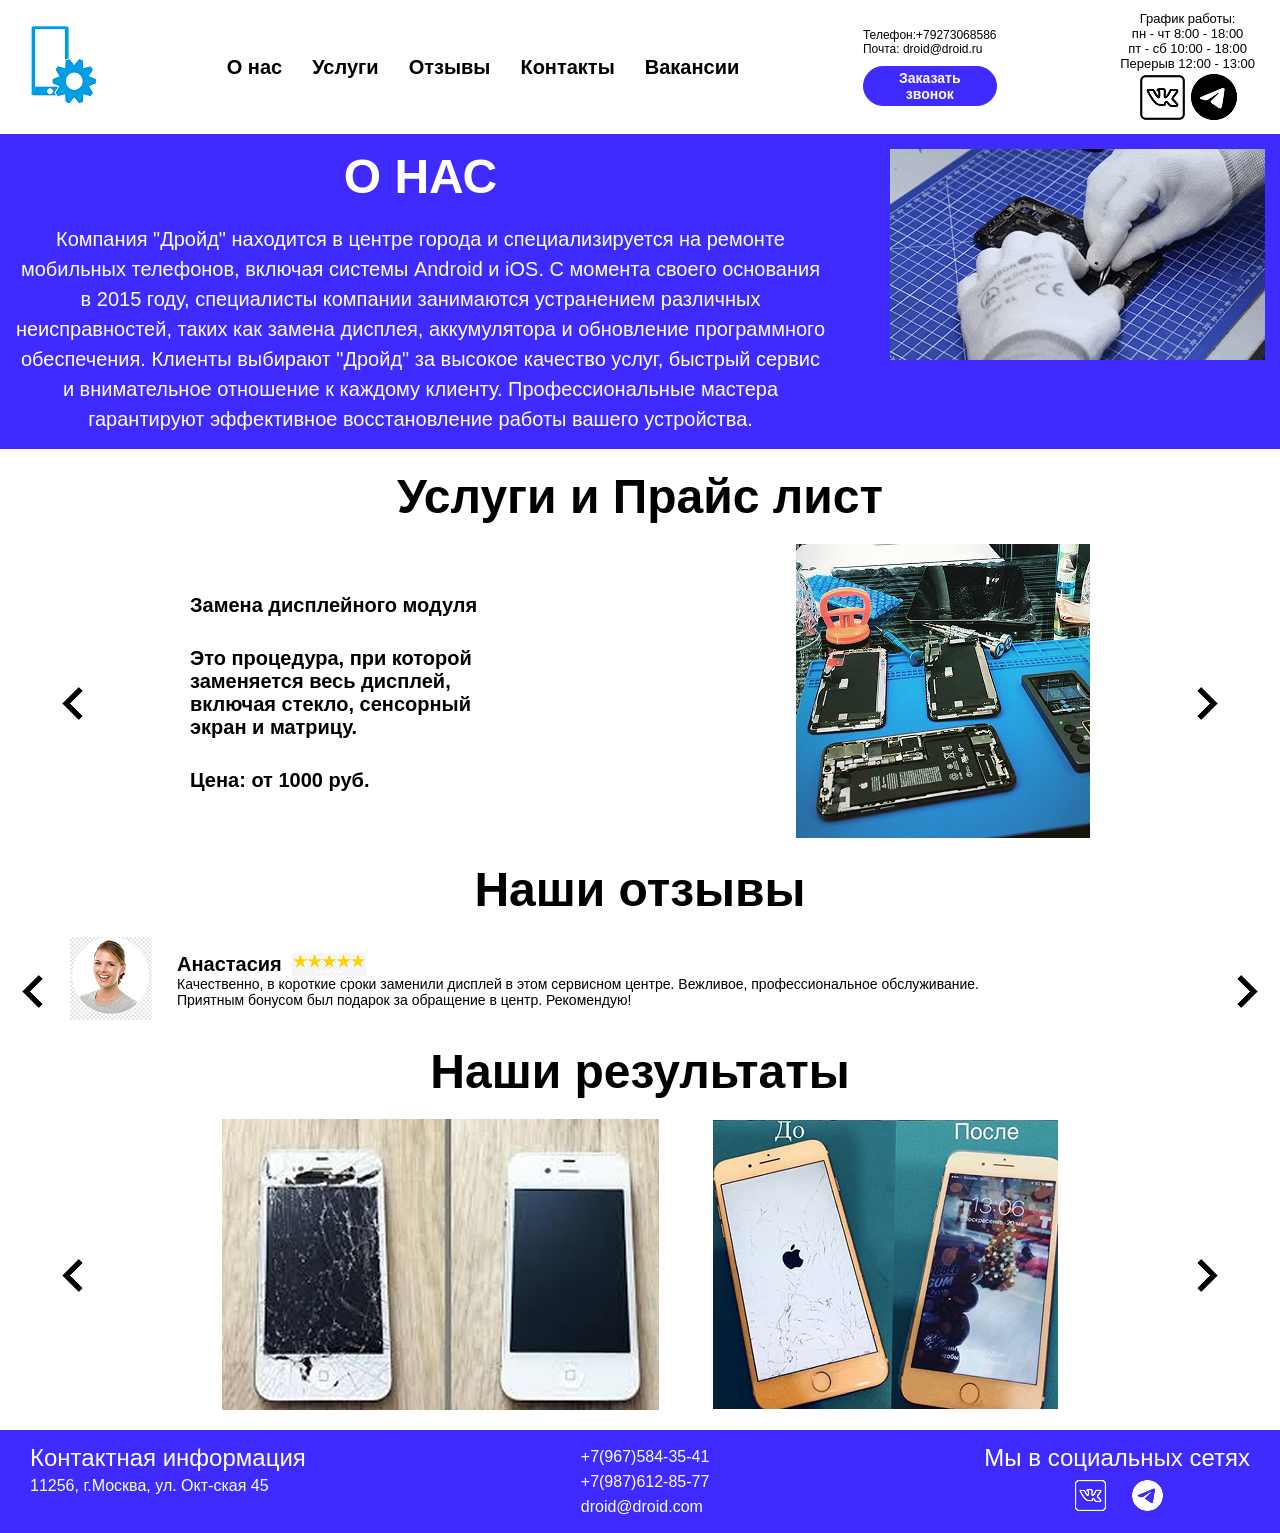
<file: index.html>
<!DOCTYPE html>
<html lang="en">

<head>
    <meta charset="UTF-8">
    <meta name="viewport" content="width=device-width, initial-scale=1.0">
    <title>Droid</title>

    <!-- Подключение css -->
    <link rel="stylesheet" href="css/style.css">
</head>

<body>
    <header>
        <nav>
            <div class="logo">
                <img src="./images/logo.png" alt="logo">
            </div>
            <div class="menu">
                <ul class="menu-list">
                    <li class="menu-items">О нас</li>
                    <li class="menu-items">Услуги</li>
                    <li class="menu-items">Отзывы</li>
                    <li class="menu-items">Контакты</li>
                    <li class="menu-items">Вакансии</li>
                </ul>
            </div>
            <div class="contact-info">
                <span>
                    Телефон:+79273068586 <br>
                    Почта: droid@droid.ru
                </span>
                <button>Заказать <br> звонок</button>
            </div>
            <div class="schedule">
                <span>
                    График работы: <br>
                    пн - чт 8:00 - 18:00 <br>
                    пт - сб 10:00 - 18:00 <br>
                    Перерыв 12:00 - 13:00
                </span>
                <div class="schedule-social-media">
                    <img src="./images/vk-com.png" alt="vk-com">
                    <img src="./images/nav-telegram.png" alt="nav-telegram">
                </div>
            </div>
        </nav>
    </header>
    <main>
        <!-- Блок о нас -->
        <section class="about">
            <div class="about-info">
                <h2 class="about-title">О НАС</h2>
                <p class="about-description">
                    Компания "Дройд" находится в центре города и специализируется на ремонте мобильных телефонов,
                    включая системы Android и iOS. С момента своего основания в 2015 году, специалисты компании
                    занимаются устранением различных неисправностей, таких как замена дисплея, аккумулятора и обновление
                    программного обеспечения. Клиенты выбирают "Дройд" за высокое качество услуг, быстрый сервис и
                    внимательное отношение к каждому клиенту. Профессиональные мастера гарантируют эффективное
                    восстановление работы вашего устройства.
                </p>
            </div>
            <div class="about-image">
                <img height="211" width="375" src="./images/about-image.png" alt="about-image">
            </div>
        </section>

        <!-- Блок Услуги и Прайс лист -->
        <section class="services-price-list">
            <div class="container">
                <h2 class="section-title">Услуги и Прайс лист</h2>
                <div class="slideshow-container">
                    <div class="mySlides fade">
                        <div class="services-price-list-item">
                            <div class="services-price-list-content">
                                <h4>Замена дисплейного модуля</h4>
                                <h4>Это процедура, при которой <br> заменяется весь дисплей, <br> включая стекло,
                                    сенсорный <br>
                                    экран и матрицу.</h4>
                                <h4>Цена: от 1000 руб.</h4>
                            </div>
                            <div class="services-price-list-image">
                                <img height="294" src="./images/service-img-1.png" alt="service-img-1">
                            </div>
                        </div>
                    </div>
                    <div class="mySlides fade">
                        <div class="services-price-list-item">
                            <div class="services-price-list-content">
                                <h4>Обновление программного обеспечения</h4>
                                <h4>
                                    Процесс внедрения новых <br>
                                    функций, улучшений, <br>
                                    исправлений ошибок для <br>
                                    повышения его <br>
                                    функциональности и <br>
                                    производительности.
                                </h4>
                                <h4>Цена: от 600 руб.</h4>
                            </div>
                            <div class="services-price-list-image">
                                <img height="294" src="./images/service-img-2.png" alt="service-img-2">
                            </div>
                        </div>
                    </div>
                    <div class="mySlides fade">
                        <div class="services-price-list-item">
                            <div class="services-price-list-content">
                                <h4>Чистка от коррозии после <br> попадания жидкости</h4>
                                <h4>Это процедура, которая <br>
                                    выполняется с целью <br>
                                    предотвращения и <br>
                                    устранения коррозии, <br>
                                    вызванной воздействием <br>
                                    влаги или влажной среды на <br>
                                    компоненты устройства.
                                </h4>
                                <h4>Цена: от 700 руб.</h4>
                            </div>
                            <div class="services-price-list-image">
                                <img height="294" src="./images/service-img-3.png" alt="service-img-3">
                            </div>
                        </div>
                    </div>

                    <a class="prev" onclick="priceListSlider(-1)"><img src="./images/prev.png" alt="prev"></a>
                    <a class="next" onclick="priceListSlider(1)"><img src="./images/next.png" alt="next"></a>
                </div>
            </div>
        </section>

        <!-- Блок Наши отзывы -->
        <section class="review">
            <h2 class="section-title">Наши отзывы</h2>
            <div class="slideshow-container">
                <div class="reviewSlides fade">
                    <div class="review-item">
                        <div class="review-item-image">
                            <img width="82" height="83" src="./images/review-img-1.png" alt="review-img-1">
                        </div>
                        <div class="review-info">
                            <h5 class="review-info-title">
                                Анастасия
                                <img src="./images/review-img-rating.png" alt="review-img-rating">
                            </h5>
                            <p class="review-info-description">
                                Качественно, в короткие сроки заменили дисплей в этом сервисном центре. Вежливое,
                                профессиональное обслуживание. <br> Приятным бонусом был подарок за обращение в центр.
                                Рекомендую!
                            </p>
                        </div>
                    </div>
                </div>
                <div class="reviewSlides fade">
                    <div class="review-item">
                        <div class="review-item-image">
                            <img height="83" src="./images/review-img-2.png" alt="review-img-2">
                        </div>
                        <div class="review-info">
                            <h5 class="review-info-title">
                                Вячеслав
                                <img src="./images/review-img-rating.png" alt="review-img-rating">
                            </h5>
                            <p class="review-info-description">
                                Сдал на ремонт свой айфон. Он перестал включатся. Я уже начал переживать. Ведь мне
                                понадобилось <br>
                                высококвалифицированный специалист, который делает ремонт aйфонов. Ребята сделали все
                                просто шикарно. Молодцы!
                            </p>
                        </div>
                    </div>
                </div>
                <div class="reviewSlides fade">
                    <div class="review-item">
                        <div class="review-item-image">
                            <img height="83" src="./images/review-img-3.png" alt="review-img-3">
                        </div>
                        <div class="review-info">
                            <h5 class="review-info-title">
                                Константин
                                <img src="./images/review-img-rating.png" alt="review-img-rating">
                            </h5>
                            <p class="review-info-description">
                                Отлично место для ремонта и обслуживания телефонов. Специалист Марсель обо всем
                                интересно и грамотно <br>
                                рассказывает. Уже приходил сюда 3 раза.
                            </p>
                        </div>
                    </div>
                </div>

                <a class="prev" onclick="reviewSlider(-1)"><img src="./images/prev.png" alt="prev"></a>
                <a class="next" onclick="reviewSlider(1)"><img src="./images/next.png" alt="next"></a>
            </div>

        </section>

        <!-- Блок Наши результаты -->
        <section class="results">
            <div class="container">
                <h2 class="section-title">Наши результаты</h2>
                <div class="slideshow-container">
                    <div class="resultSliders fade">
                        <div class="results-items">
                            <img src="./images/result-img-1.png" alt="result-img-1">
                            <img src="./images/result-img-2.png" alt="result-img-2">
                        </div>
                    </div>
                    <div class="resultSliders fade">
                        <div class="results-items">
                            <img src="./images/result-img-3.png" alt="result-img-3">
                            <img src="./images/result-img-4.png" alt="result-img-4">
                        </div>
                    </div>

                    <a class="prev" onclick="resultsSlider(-1)"><img src="./images/prev.png" alt="prev"></a>
                    <a class="next" onclick="resultsSlider(1)"><img src="./images/next.png" alt="next"></a>
                </div>
            </div>
        </section>
    </main>

    <!-- Блок Подвал -->
    <footer>
        <div class="footer-list">
            <div class="contact">
                <h4>Контактная информация</h4>
                <h5>11256, г.Москва, ул. Окт-ская 45</h5>
            </div>
            <div class="phone-number">
                <h5>+7(967)584-35-41</h5>
                <h5>+7(987)612-85-77</h5>
                <h5>droid@droid.com</h5>
            </div>
            <div class="social-media">
                <h4>Мы в социальных сетях</h4>
                <div class="social-media-list">
                    <img src="./images/vk.png" alt="vk">
                    <img src="./images/telegram.png" alt="telegram">
                </div>
            </div>
        </div>
    </footer>


    <script src="./js/app.js"></script>
</body>
</html>
</file>
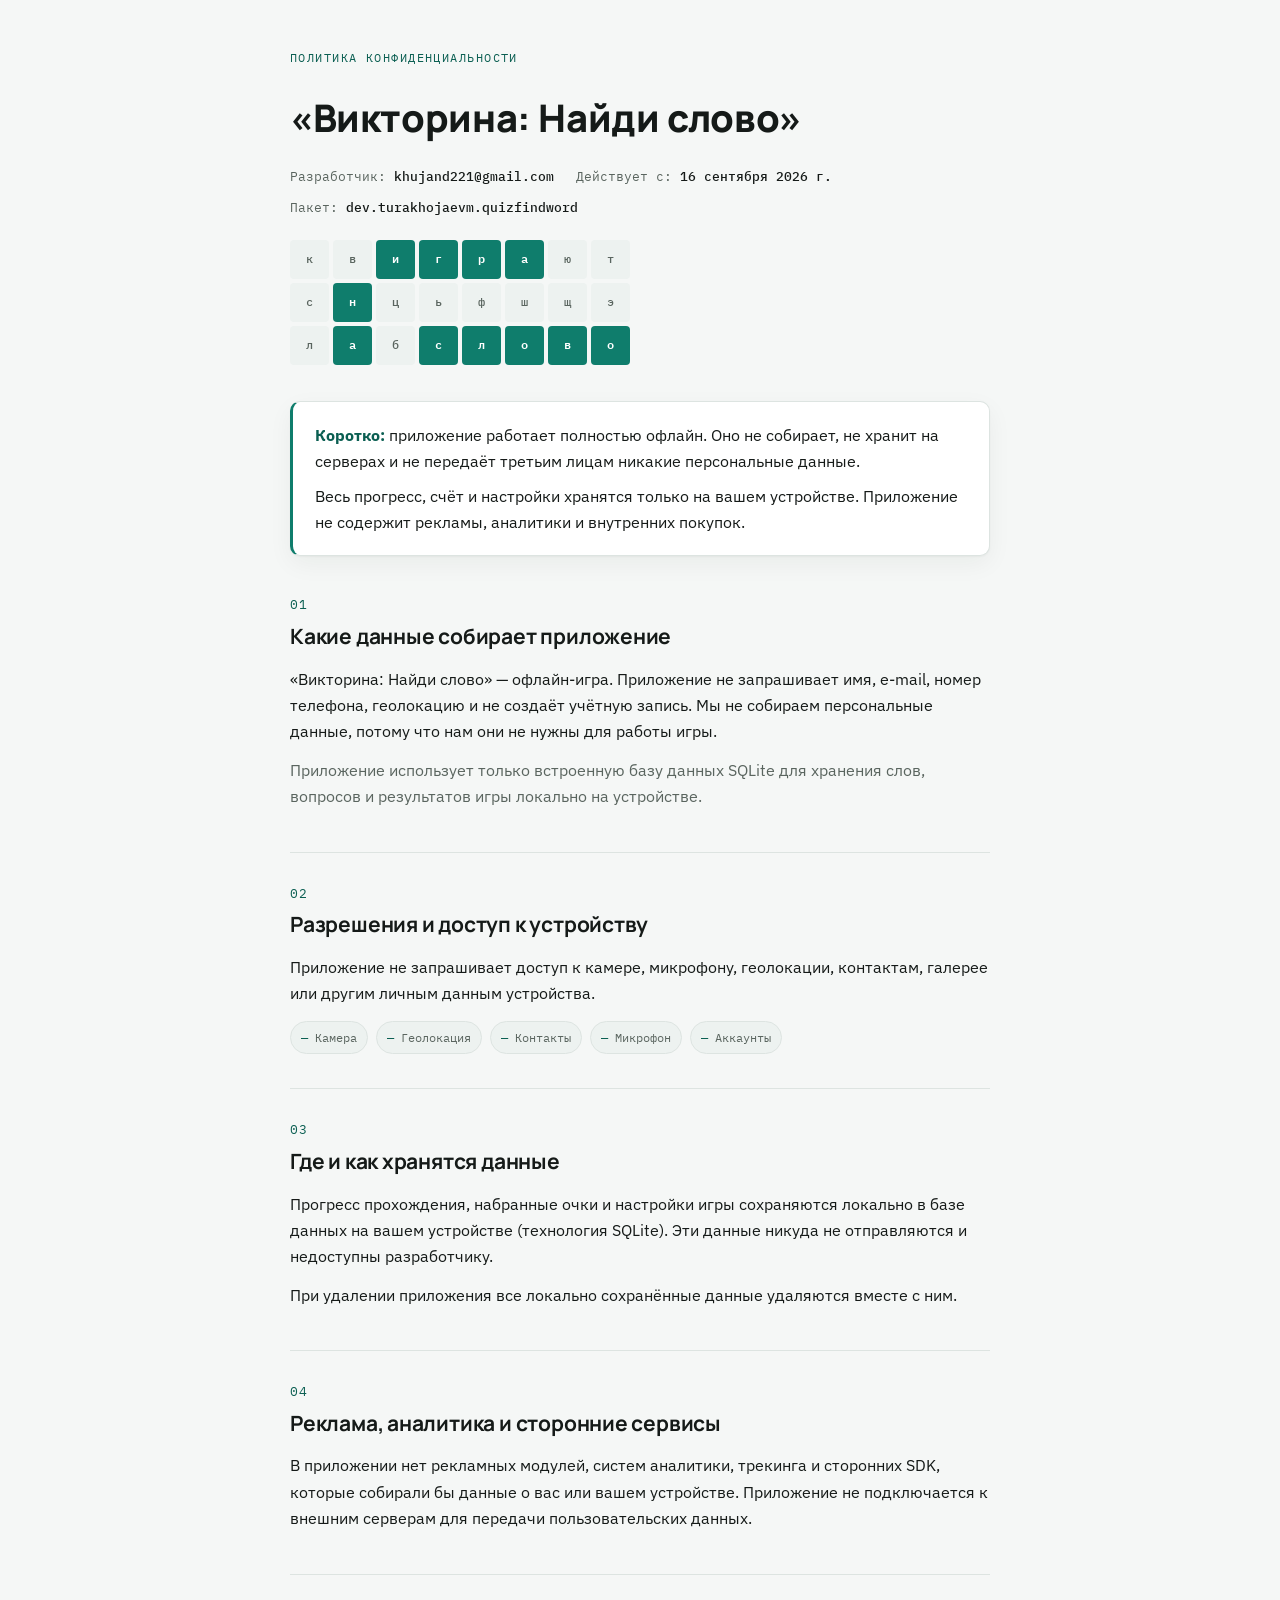
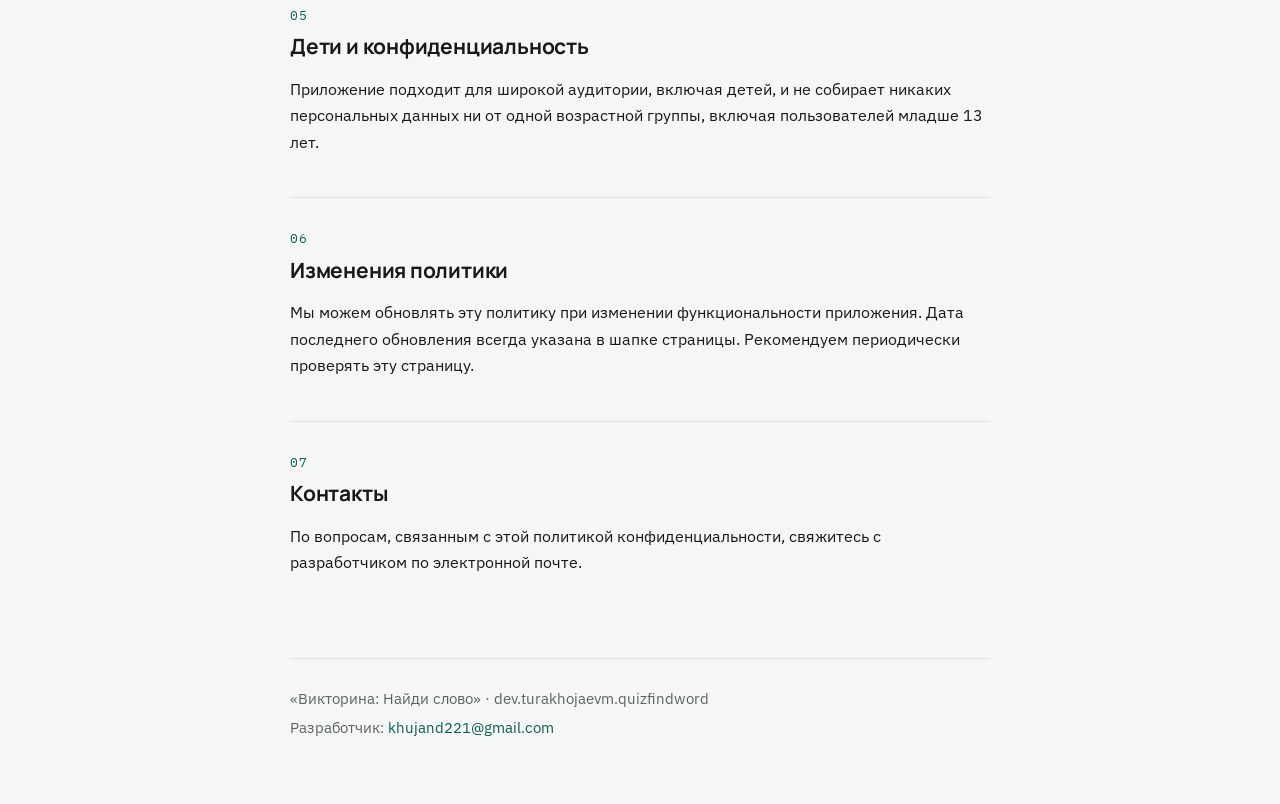
<file: Политика конфиденциальности «Найди слово».html>
<!doctype html><html><head><meta charset=utf8><meta name=viewport content="width=device-width,initial-scale=1"><style>:root{color-scheme:light}body{margin:0;padding:0;font:14px -apple-system,BlinkMacSystemFont,sans-serif;background:#faf9f5;color:#141413}img{max-width:100%}[hidden]:not([hidden=until-found i]){display:none!important}</style></head><body>
<title>Политика конфиденциальности «Найди слово»</title>
<link rel="preconnect" href="https://fonts.googleapis.com">
<link rel="preconnect" href="https://fonts.gstatic.com" crossorigin>
<link rel="stylesheet" href="https://fonts.googleapis.com/css2?family=Manrope:wght@500;700;800&family=IBM+Plex+Sans:wght@400;500;600&family=IBM+Plex+Mono:wght@500&display=swap">
<style>
  :root{
    --bg:#f5f7f6;
    --surface:#ffffff;
    --surface-2:#edf2f0;
    --text:#151a18;
    --text-muted:#5a655f;
    --border:#dde4e1;
    --accent:#0f7d6c;
    --accent-strong:#0b5f52;
    --accent-soft:#dcf0ea;
    --shadow: 0 1px 2px rgba(15,30,25,.04), 0 8px 24px rgba(15,30,25,.05);
  }
  @media (prefers-color-scheme: dark){
    :root:not([data-theme="light"]){
      --bg:#101614;
      --surface:#161d1a;
      --surface-2:#1c2521;
      --text:#eef3f0;
      --text-muted:#9db0a8;
      --border:#293530;
      --accent:#3fcbab;
      --accent-strong:#6fe0c4;
      --accent-soft:#17322b;
      --shadow: 0 1px 2px rgba(0,0,0,.3), 0 8px 24px rgba(0,0,0,.35);
    }
  }
  :root[data-theme="dark"]{
    --bg:#101614;
    --surface:#161d1a;
    --surface-2:#1c2521;
    --text:#eef3f0;
    --text-muted:#9db0a8;
    --border:#293530;
    --accent:#3fcbab;
    --accent-strong:#6fe0c4;
    --accent-soft:#17322b;
    --shadow: 0 1px 2px rgba(0,0,0,.3), 0 8px 24px rgba(0,0,0,.35);
  }

  *{box-sizing:border-box;}
  body{
    background:var(--bg);
    color:var(--text);
    font-family:"IBM Plex Sans", system-ui, sans-serif;
    font-size:16px;
    line-height:1.65;
    padding-inline:20px;
    padding-block:48px 64px;
  }
  h1,h2{
    font-family:"Manrope", system-ui, sans-serif;
    text-wrap:balance;
    letter-spacing:-.01em;
  }
  .wrap{
    max-width:700px;
    margin-inline:auto;
  }

  /* header */
  .head{
    display:flex;
    flex-direction:column;
    gap:18px;
    margin-bottom:36px;
  }
  .eyebrow{
    font-family:"IBM Plex Mono", monospace;
    font-size:12px;
    letter-spacing:.12em;
    text-transform:uppercase;
    color:var(--accent-strong);
  }
  h1{
    font-size:clamp(28px,5vw,38px);
    font-weight:800;
    margin:0;
  }
  .meta{
    display:flex;
    flex-wrap:wrap;
    gap:10px 22px;
    font-family:"IBM Plex Mono", monospace;
    font-size:12.5px;
    color:var(--text-muted);
  }
  .meta b{ color:var(--text); font-weight:500; }

  /* word-grid motif */
  .grid-motif{
    display:grid;
    grid-template-columns:repeat(8,1fr);
    gap:4px;
    max-width:340px;
    margin-top:4px;
  }
  .grid-motif span{
    aspect-ratio:1;
    display:flex;
    align-items:center;
    justify-content:center;
    font-family:"IBM Plex Mono", monospace;
    font-size:12px;
    font-weight:500;
    color:var(--text-muted);
    background:var(--surface-2);
    border-radius:4px;
  }
  .grid-motif span.hit{
    background:var(--accent);
    color:var(--surface);
    font-weight:600;
  }

  /* summary callout */
  .summary{
    background:var(--surface);
    border:1px solid var(--border);
    border-left:3px solid var(--accent);
    border-radius:10px;
    padding:20px 22px;
    box-shadow:var(--shadow);
    margin-bottom:8px;
  }
  .summary p{ margin:0 0 8px; }
  .summary p:last-child{ margin-bottom:0; }
  .summary strong{ color:var(--accent-strong); }

  /* sections */
  section{
    padding-block:30px;
    border-bottom:1px solid var(--border);
  }
  section:last-of-type{ border-bottom:none; }
  .num{
    font-family:"IBM Plex Mono", monospace;
    font-size:12.5px;
    color:var(--accent-strong);
    letter-spacing:.06em;
  }
  h2{
    font-size:21px;
    font-weight:700;
    margin:4px 0 12px;
  }
  p{ margin:0 0 12px; color:var(--text); }
  p.muted{ color:var(--text-muted); }
  ul{ margin:0 0 12px; padding-left:20px; }
  li{ margin-bottom:6px; }
  li::marker{ color:var(--accent-strong); }

  .badge-row{
    display:flex;
    flex-wrap:wrap;
    gap:8px;
    margin:14px 0 4px;
  }
  .badge{
    font-family:"IBM Plex Mono", monospace;
    font-size:12px;
    padding:6px 10px;
    border-radius:20px;
    background:var(--surface-2);
    border:1px solid var(--border);
    color:var(--text-muted);
  }
  .badge.no::before{ content:"— "; color:var(--accent-strong); font-weight:600; }

  footer{
    margin-top:40px;
    padding-top:28px;
    border-top:1px solid var(--border);
    display:flex;
    flex-direction:column;
    gap:6px;
    font-size:14.5px;
    color:var(--text-muted);
  }
  footer a{ color:var(--accent-strong); text-decoration:none; }
  footer a:hover{ text-decoration:underline; }

  @media (max-width:480px){
    .grid-motif{ max-width:260px; }
  }
</style>

<div class="wrap">
  <div class="head">
    <div class="eyebrow">Политика конфиденциальности</div>
    <h1>«Викторина: Найди слово»</h1>
    <div class="meta">
      <span>Разработчик: <b>khujand221@gmail.com</b></span>
      <span>Действует с: <b>16 сентября 2026 г.</b></span>
      <span>Пакет: <b>dev.turakhojaevm.quizfindword</b></span>
    </div>
    <div class="grid-motif" aria-hidden="true">
      <span>к</span><span>в</span><span class="hit">и</span><span class="hit">г</span><span class="hit">р</span><span class="hit">а</span><span>ю</span><span>т</span>
      <span>с</span><span class="hit">н</span><span>ц</span><span>ь</span><span>ф</span><span>ш</span><span>щ</span><span>э</span>
      <span>л</span><span class="hit">а</span><span>б</span><span class="hit">с</span><span class="hit">л</span><span class="hit">о</span><span class="hit">в</span><span class="hit">о</span>
    </div>
  </div>

  <div class="summary">
    <p><strong>Коротко:</strong> приложение работает полностью офлайн. Оно не собирает, не хранит на серверах и не передаёт третьим лицам никакие персональные данные.</p>
    <p>Весь прогресс, счёт и настройки хранятся только на вашем устройстве. Приложение не содержит рекламы, аналитики и внутренних покупок.</p>
  </div>

  <section id="data">
    <div class="num">01</div>
    <h2>Какие данные собирает приложение</h2>
    <p>«Викторина: Найди слово» — офлайн-игра. Приложение не запрашивает имя, e-mail, номер телефона, геолокацию и не создаёт учётную запись. Мы не собираем персональные данные, потому что нам они не нужны для работы игры.</p>
    <p class="muted">Приложение использует только встроенную базу данных SQLite для хранения слов, вопросов и результатов игры локально на устройстве.</p>
  </section>

  <section id="permissions">
    <div class="num">02</div>
    <h2>Разрешения и доступ к устройству</h2>
    <p>Приложение не запрашивает доступ к камере, микрофону, геолокации, контактам, галерее или другим личным данным устройства.</p>
    <div class="badge-row">
      <span class="badge no">Камера</span>
      <span class="badge no">Геолокация</span>
      <span class="badge no">Контакты</span>
      <span class="badge no">Микрофон</span>
      <span class="badge no">Аккаунты</span>
    </div>
  </section>

  <section id="storage">
    <div class="num">03</div>
    <h2>Где и как хранятся данные</h2>
    <p>Прогресс прохождения, набранные очки и настройки игры сохраняются локально в базе данных на вашем устройстве (технология SQLite). Эти данные никуда не отправляются и недоступны разработчику.</p>
    <p>При удалении приложения все локально сохранённые данные удаляются вместе с ним.</p>
  </section>

  <section id="third-party">
    <div class="num">04</div>
    <h2>Реклама, аналитика и сторонние сервисы</h2>
    <p>В приложении нет рекламных модулей, систем аналитики, трекинга и сторонних SDK, которые собирали бы данные о вас или вашем устройстве. Приложение не подключается к внешним серверам для передачи пользовательских данных.</p>
  </section>

  <section id="children">
    <div class="num">05</div>
    <h2>Дети и конфиденциальность</h2>
    <p>Приложение подходит для широкой аудитории, включая детей, и не собирает никаких персональных данных ни от одной возрастной группы, включая пользователей младше 13 лет.</p>
  </section>

  <section id="changes">
    <div class="num">06</div>
    <h2>Изменения политики</h2>
    <p>Мы можем обновлять эту политику при изменении функциональности приложения. Дата последнего обновления всегда указана в шапке страницы. Рекомендуем периодически проверять эту страницу.</p>
  </section>

  <section id="contact">
    <div class="num">07</div>
    <h2>Контакты</h2>
    <p>По вопросам, связанным с этой политикой конфиденциальности, свяжитесь с разработчиком по электронной почте.</p>
  </section>

  <footer>
    <span>«Викторина: Найди слово» · dev.turakhojaevm.quizfindword</span>
    <span>Разработчик: <a href="mailto:khujand221@gmail.com">khujand221@gmail.com</a></span>
  </footer>
</div>

</body></html>
</file>
<file: css/style.css>
@charset "UTF-8";
* {
  margin: 0;
  padding: 0;
  font-size: 16px;
  font-family: Arial, Helvetica, sans-serif;
}

.container {
  width: 1200px;
  margin: 0 auto;
}

.section-title {
  font-size: 48px;
  text-align: center;
  margin-bottom: 20px;
}

main {
  display: flex;
  flex-direction: column;
  gap: 20px;
  margin: 0 0 20px 0;
}

/* Шапка сайта стиль */
nav {
  padding: 10px 25px;
  display: flex;
  align-items: center;
  justify-content: space-between;
}

.menu-list {
  list-style-type: none;
  display: flex;
  gap: 30px;
}
.menu-items {
  color: black;
  font-size: 20px;
  font-weight: 600;
  cursor: pointer;
}

.contact-info {
  display: flex;
  flex-direction: column;
  gap: 10px;
}
.contact-info span {
  font-size: 12px;
}
.contact-info button {
  background-color: #3F2AFF;
  border-radius: 20px;
  border: solid 1px #3F2AFF;
  color: #fff;
  font-size: 14px;
  font-weight: 600;
  padding: 3px 20px;
}

.schedule span {
  font-size: 13px;
  display: block;
  text-align: center;
}
.schedule-social-media {
  display: flex;
  align-items: center;
  justify-content: center;
}

/* О нас стиль */
.about {
  background-color: #3F2AFF;
  padding: 15px;
  display: flex;
  align-items: flex-start;
  gap: 64px;
}
.about-info {
  color: #FFFFFF;
}
.about-title {
  text-align: center;
  font-size: 48px;
  margin-bottom: 20px;
}
.about-description {
  text-align: center;
  font-size: 20px;
  line-height: 30px;
}

/* Блок Услуги и Прайс лист стиль */
.services-price-list {
  display: flex;
  position: relative;
}
.services-price-list-item {
  display: flex;
  align-items: center;
  justify-content: space-between;
  gap: 105px;
  padding: 0 150px;
}
.services-price-list-content {
  display: flex;
  flex-direction: column;
  gap: 30px;
}
.services-price-list-content h4 {
  font-size: 20px;
}

/* Наши отзывы стиль */
.review-item {
  display: flex;
  align-items: center;
  gap: 25px;
  padding: 0 70px;
}

.review-info-title {
  display: flex;
  align-items: center;
  gap: 10px;
  font-size: 20px;
}
.review-info-description {
  font-size: 14px;
}

/* Наши результаты стиль */
.results-items {
  display: flex;
  align-items: center;
  justify-content: center;
  gap: 53px;
}

/* footer стиль */
footer {
  background-color: #3F2AFF;
  padding: 14px 30px;
}
footer .footer-list {
  display: flex;
  align-items: start;
  justify-content: space-between;
  color: #FFF;
}

.contact h4 {
  font-size: 24px;
  font-weight: 400;
  margin-bottom: 5px;
}
.contact h5 {
  font-size: 16px;
  font-weight: 400;
}

.phone-number h5 {
  font-size: 16px;
  font-weight: 400;
  line-height: 25px;
}

.social-media h4 {
  font-size: 24px;
  font-weight: 400;
  margin-bottom: 5px;
}

.social-media-list {
  display: flex;
  align-items: center;
  justify-content: center;
  gap: 23px;
}

/* slider */
.slideshow-container {
  position: relative;
}

.mySlides,
.reviewSlides,
.resultSliders {
  display: none;
}

.prev,
.next {
  cursor: pointer;
  position: absolute;
  top: 50%;
  width: auto;
  margin-top: -22px;
  padding: 16px;
  color: white;
  font-weight: bold;
  font-size: 18px;
  transition: 0.6s ease;
  border-radius: 0 3px 3px 0;
  user-select: none;
}

.next {
  right: 0;
  border-radius: 3px 0 0 3px;
}

.active,
.dot:hover {
  background-color: #717171;
}

/* Fading animation */
.fade {
  animation-name: fade;
  animation-duration: 1.5s;
}

@keyframes fade {
  from {
    opacity: 0.4;
  }
  to {
    opacity: 1;
  }
}

/*# sourceMappingURL=style.css.map */
</file>
